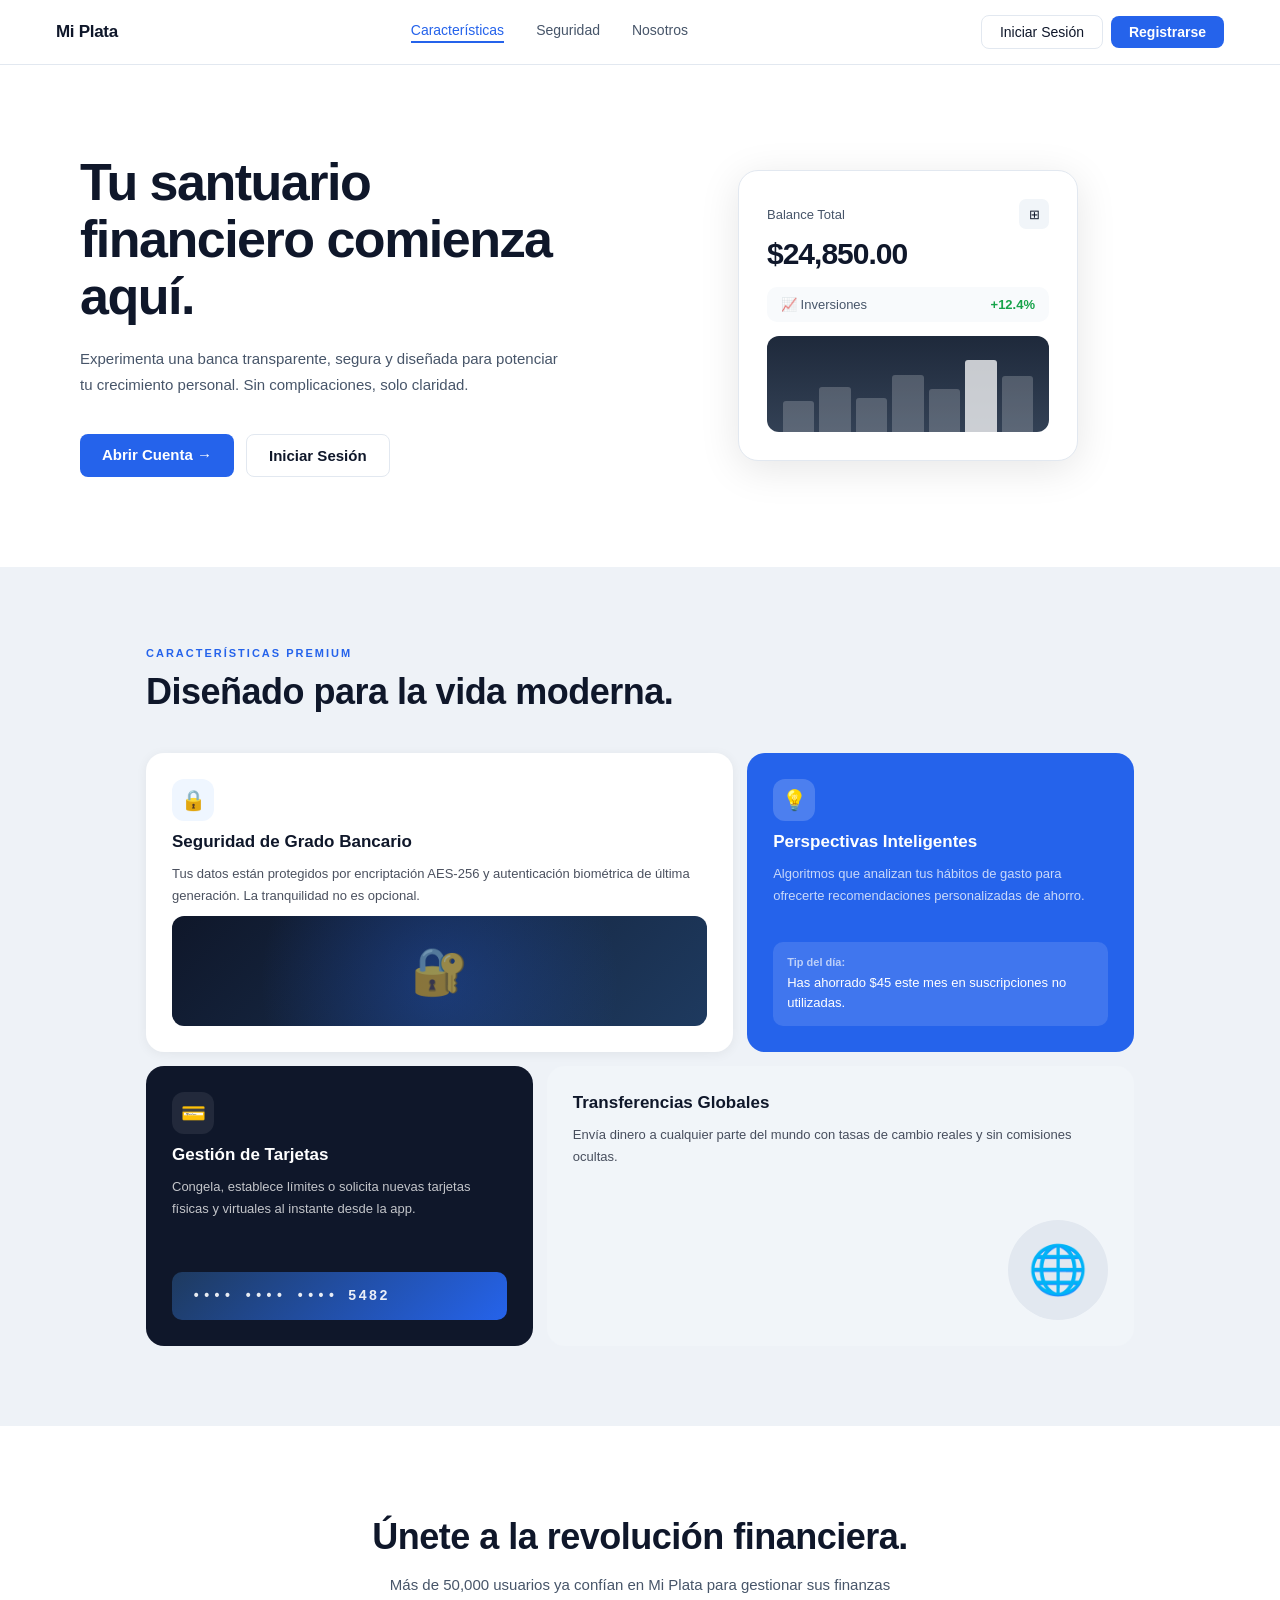
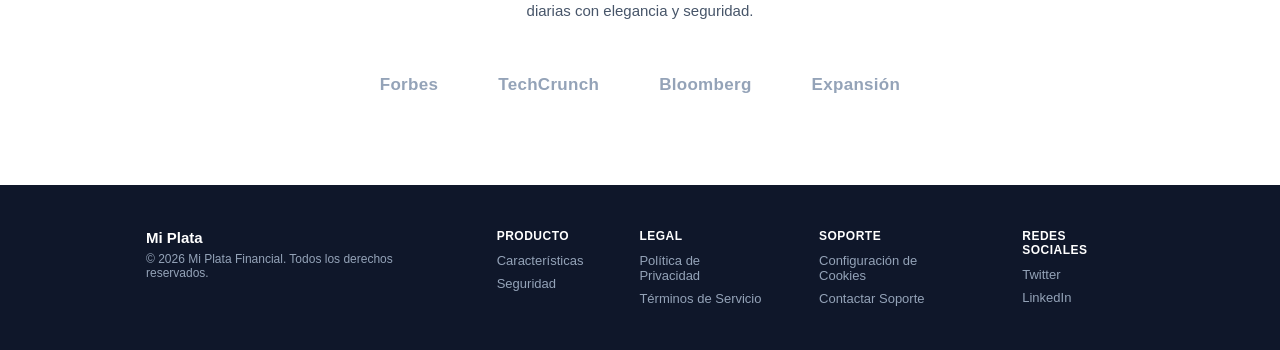
<file: Pages/index/index.html>
<!DOCTYPE html>
<html lang="es">
<head>
    <meta charset="UTF-8">
    <meta name="viewport" content="width=device-width, initial-scale=1.0">
    <title>Mi Plata - Banco Digital</title>
    <link rel="stylesheet" href="index.css">
</head>
<body>

<nav>
    <div class="logo">Mi Plata</div>
    <div class="nav-center">
        <a href="#features" class="nav-link activo">Características</a>
        <a href="#features" class="nav-link">Seguridad</a>
        <a href="#social" class="nav-link">Nosotros</a>
    </div>
    <div class="nav-right">
        <a href="../login/login.html" class="btn-nav-login">Iniciar Sesión</a>
        <a href="../registro/registro.html" class="btn-nav-register">Registrarse</a>
    </div>
</nav>

<section class="hero">
    <div class="hero-content">
        <h1>Tu santuario financiero comienza aquí.</h1>
        <p>Experimenta una banca transparente, segura y diseñada para potenciar tu crecimiento personal. Sin complicaciones, solo claridad.</p>
        <div class="hero-btns">
            <a href="../registro/registro.html" class="btn-primary">Abrir Cuenta →</a>
            <a href="../login/login.html" class="btn-outline">Iniciar Sesión</a>
        </div>
    </div>
    <div class="hero-visual">
        <div class="balance-card">
            <div class="balance-top">
                <span class="balance-label">Balance Total</span>
                <div class="balance-icon-btn">⊞</div>
            </div>
            <div class="balance-amount">$24,850.00</div>
            <div class="balance-row">
                <span class="balance-trend">📈 Inversiones</span>
                <span class="balance-pct">+12.4%</span>
            </div>
            <div class="balance-chart">
                <div class="bar" style="height:38%"></div>
                <div class="bar" style="height:55%"></div>
                <div class="bar" style="height:42%"></div>
                <div class="bar" style="height:70%"></div>
                <div class="bar" style="height:52%"></div>
                <div class="bar bar-active" style="height:88%"></div>
                <div class="bar" style="height:68%"></div>
            </div>
        </div>
    </div>
</section>

<section class="features-section" id="features">
    <div class="features-inner">
        <div class="features-header">
            <span class="features-label">CARACTERÍSTICAS PREMIUM</span>
            <h2>Diseñado para la vida moderna.</h2>
        </div>
        <div class="features-grid">
            <div class="feat-card feat-white">
                <div class="feat-icon feat-icon-blue">🔒</div>
                <h3>Seguridad de Grado Bancario</h3>
                <p>Tus datos están protegidos por encriptación AES-256 y autenticación biométrica de última generación. La tranquilidad no es opcional.</p>
                <div class="feat-img-security">
                    <div class="security-glow"></div>
                    <span class="security-emoji">🔐</span>
                </div>
            </div>
            <div class="feat-card feat-blue">
                <div class="feat-icon feat-icon-light">💡</div>
                <h3>Perspectivas Inteligentes</h3>
                <p>Algoritmos que analizan tus hábitos de gasto para ofrecerte recomendaciones personalizadas de ahorro.</p>
                <div class="tip-box">
                    <span class="tip-label">Tip del día:</span>
                    <p>Has ahorrado $45 este mes en suscripciones no utilizadas.</p>
                </div>
            </div>
            <div class="feat-card feat-dark">
                <div class="feat-icon feat-icon-muted">💳</div>
                <h3>Gestión de Tarjetas</h3>
                <p>Congela, establece límites o solicita nuevas tarjetas físicas y virtuales al instante desde la app.</p>
                <div class="card-mockup">•••• •••• •••• 5482</div>
            </div>
            <div class="feat-card feat-light">
                <h3>Transferencias Globales</h3>
                <p>Envía dinero a cualquier parte del mundo con tasas de cambio reales y sin comisiones ocultas.</p>
                <div class="globe-wrap">
                    <div class="globe-circle">🌐</div>
                </div>
            </div>
        </div>
    </div>
</section>

<section class="social-proof" id="social">
    <h2>Únete a la revolución financiera.</h2>
    <p>Más de 50,000 usuarios ya confían en Mi Plata para gestionar sus finanzas diarias con elegancia y seguridad.</p>
    <div class="media-logos">
        <span>Forbes</span>
        <span>TechCrunch</span>
        <span>Bloomberg</span>
        <span>Expansión</span>
    </div>
</section>

<!-- FOOTER -->
<footer>
    <div class="footer-inner">
        <div class="footer-top">
            <div>
                <span class="footer-logo">Mi Plata</span>
                <p>© 2026 Mi Plata Financial. Todos los derechos reservados.</p>
            </div>
            <div class="footer-cols">
                <div class="footer-col">
                    <h4>Producto</h4>
                    <a href="#features">Características</a>
                    <a href="#features">Seguridad</a>
                </div>
                <div class="footer-col">
                    <h4>Legal</h4>
                    <a href="#">Política de Privacidad</a>
                    <a href="#">Términos de Servicio</a>
                </div>
                <div class="footer-col">
                    <h4>Soporte</h4>
                    <a href="#">Configuración de Cookies</a>
                    <a href="#">Contactar Soporte</a>
                </div>
                <div class="footer-col">
                    <h4>Redes Sociales</h4>
                    <a href="#">Twitter</a>
                    <a href="#">LinkedIn</a>
                </div>
            </div>
        </div>
    </div>
</footer>

<script type="module" src="index.js"></script>
</body>
</html>
</file>
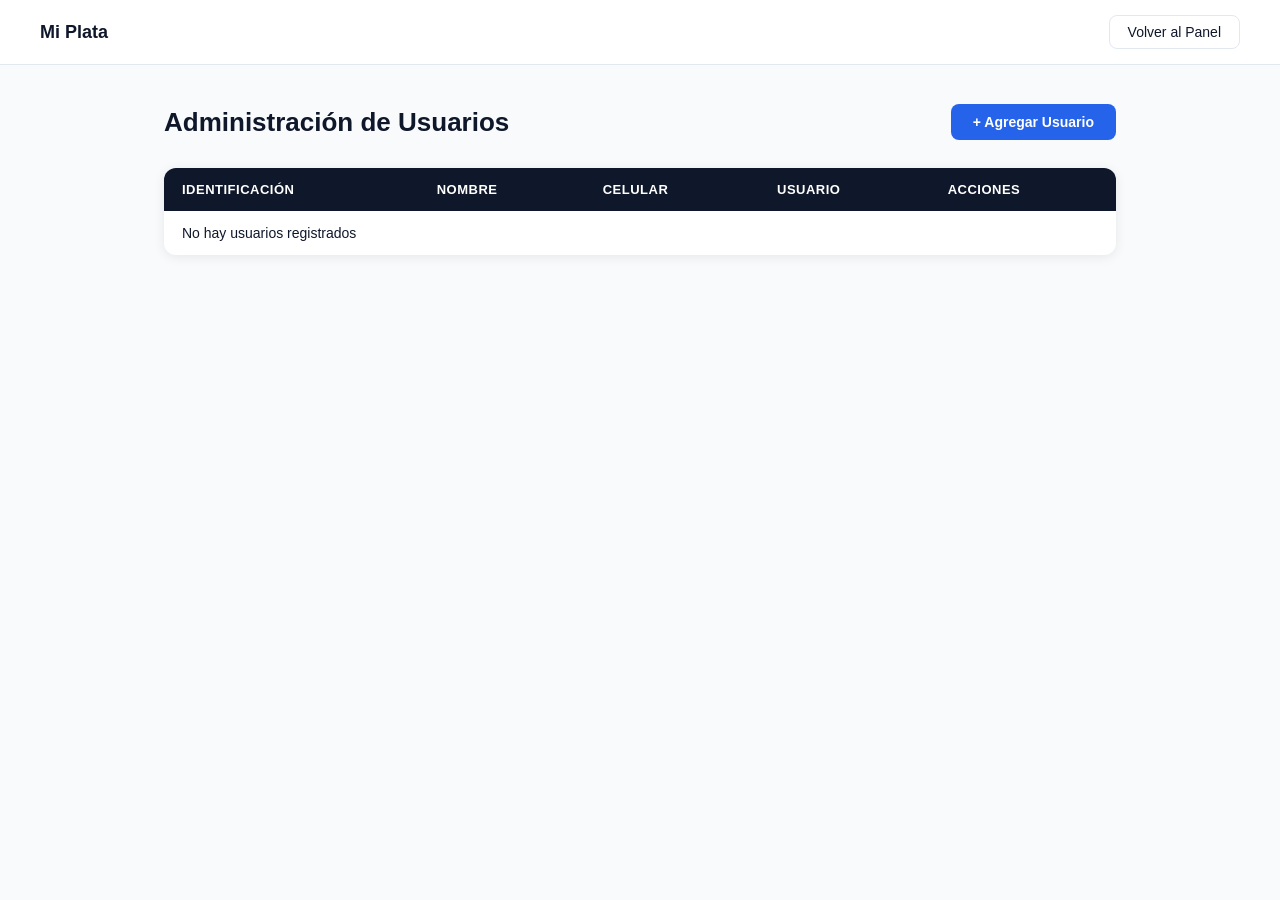
<file: Pages/admin/admin.html>
<!DOCTYPE html>
<html lang="es">
<head>
    <meta charset="UTF-8">
    <meta name="viewport" content="width=device-width, initial-scale=1.0">
    <title>Mi Plata - Administración</title>
    <link rel="stylesheet" href="admin.css">
</head>
<body>
    
    <nav>
        <div class="logo"><a href="../index/index.html">Mi Plata</a></div>
        <div class="nav-links">
            <a href="../panel/panel.html">Volver al Panel</a>
        </div>
    </nav>

    <main>
        <div class="admin-header">
            <h2>Administración de Usuarios</h2>
            <button class="btn-agregar" onclick="mostrarFormAgregar()">+ Agregar Usuario</button>
        </div>

        <div id="form-agregar" class="oculto">
            <h3>Nuevo Usuario</h3>
            <input type="text" id="agregar-identificacion" placeholder="Cédula o Pasaporte">
            <input type="text" id="agregar-nombre" placeholder="Nombre completo">
            <input type="text" id="agregar-celular" placeholder="Celular">
            <input type="text" id="agregar-usuario" placeholder="Nombre de usuario">
            <input type="password" id="agregar-contrasena" placeholder="Contraseña">
            <input type="password" id="agregar-confirmar" placeholder="Confirmar contraseña">
            <span class="error" id="error-agregar"></span>
            <div class="form-botones">
                <button onclick="guardarNuevoUsuario()">Guardar</button>
                <button onclick="cancelarAgregar()">Cancelar</button>
            </div>
        </div>

        <table id="tabla-usuarios">
            <thead>
                <tr>
                    <th>Identificación</th>
                    <th>Nombre</th>
                    <th>Celular</th>
                    <th>Usuario</th>
                    <th>Acciones</th>
                </tr>
            </thead>
            <tbody id="cuerpo-tabla"></tbody>
        </table>

        <div id="form-edicion" class="oculto">
            <h3>Editar Usuario</h3>
            <input type="hidden" id="editar-usuario">
            <input type="text" id="editar-nombre" placeholder="Nombre completo">
            <input type="text" id="editar-celular" placeholder="Celular">
            <button onclick="guardarEdicion()">Guardar</button>
            <button onclick="cancelarEdicion()">Cancelar</button>
        </div>
    </main>

    <script type="module" src="admin.js"></script>

</body>
</html>
</file>
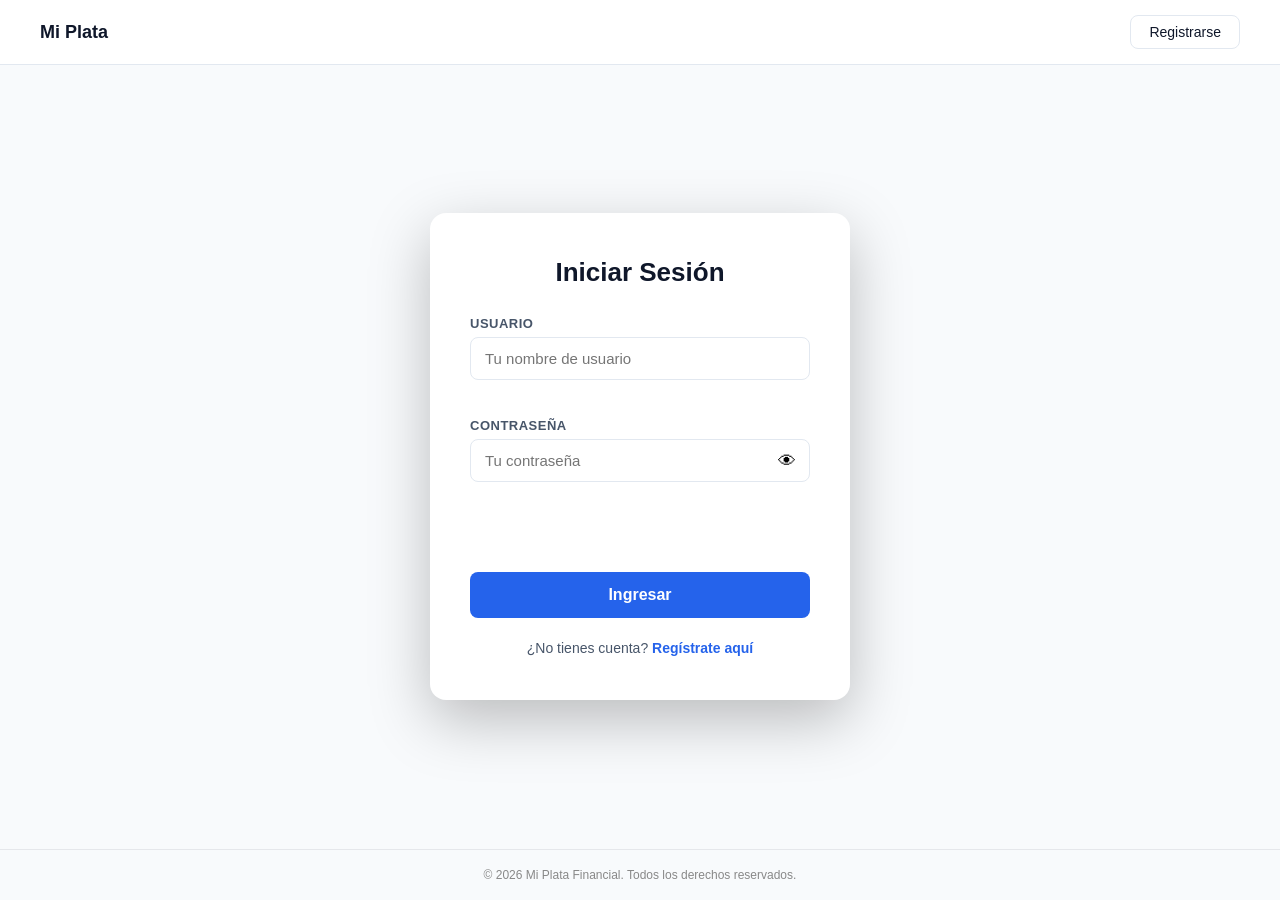
<file: Pages/login/login.html>
<!DOCTYPE html>
<html lang="es">
<head>
    <meta charset="UTF-8">
    <meta name="viewport" content="width=device-width, initial-scale=1.0">
    <title>Mi Plata - Iniciar Sesión</title>
    <link rel="stylesheet" href="login.css">
</head>
<body>

    <nav>
        <div class="logo"><a href="../index/index.html">Mi Plata</a></div>
        <div class="nav-links">
            <a href="../registro/registro.html">Registrarse</a>
        </div>
    </nav>

    <main>
        <div class="card">
            <h2>Iniciar Sesión</h2>

            <form id="form-login">
                <div class="campo">
                    <label for="usuario">Usuario</label>
                    <input type="text" id="usuario" placeholder="Tu nombre de usuario" required>
                    <span class="error" id="error-usuario"></span>
                </div>

                <div class="campo">
                    <label for="contraseña">Contraseña</label>
                    <div class="input-eye">
                        <input type="password" id="contraseña" placeholder="Tu contraseña" required>
                        <button type="button" class="btn-eye" onclick="togglePassword('contraseña', this)">👁</button>
                    </div>
                    <span class="error" id="error-contrasena"></span>
                </div>

                <div id="contador-intentos" class="contador"></div>

                <button type="submit" class="btn-primary">Ingresar</button>
            </form>

            <p class="link-registro">
                ¿No tienes cuenta?
                <a href="../registro/registro.html">Regístrate aquí</a>
            </p>
        </div>
    </main>

    <footer class="footer-simple">
        <p>© 2026 Mi Plata Financial. Todos los derechos reservados.</p>
    </footer>

    <script type="module" src="login.js"></script>
</body>
</html>
</file>
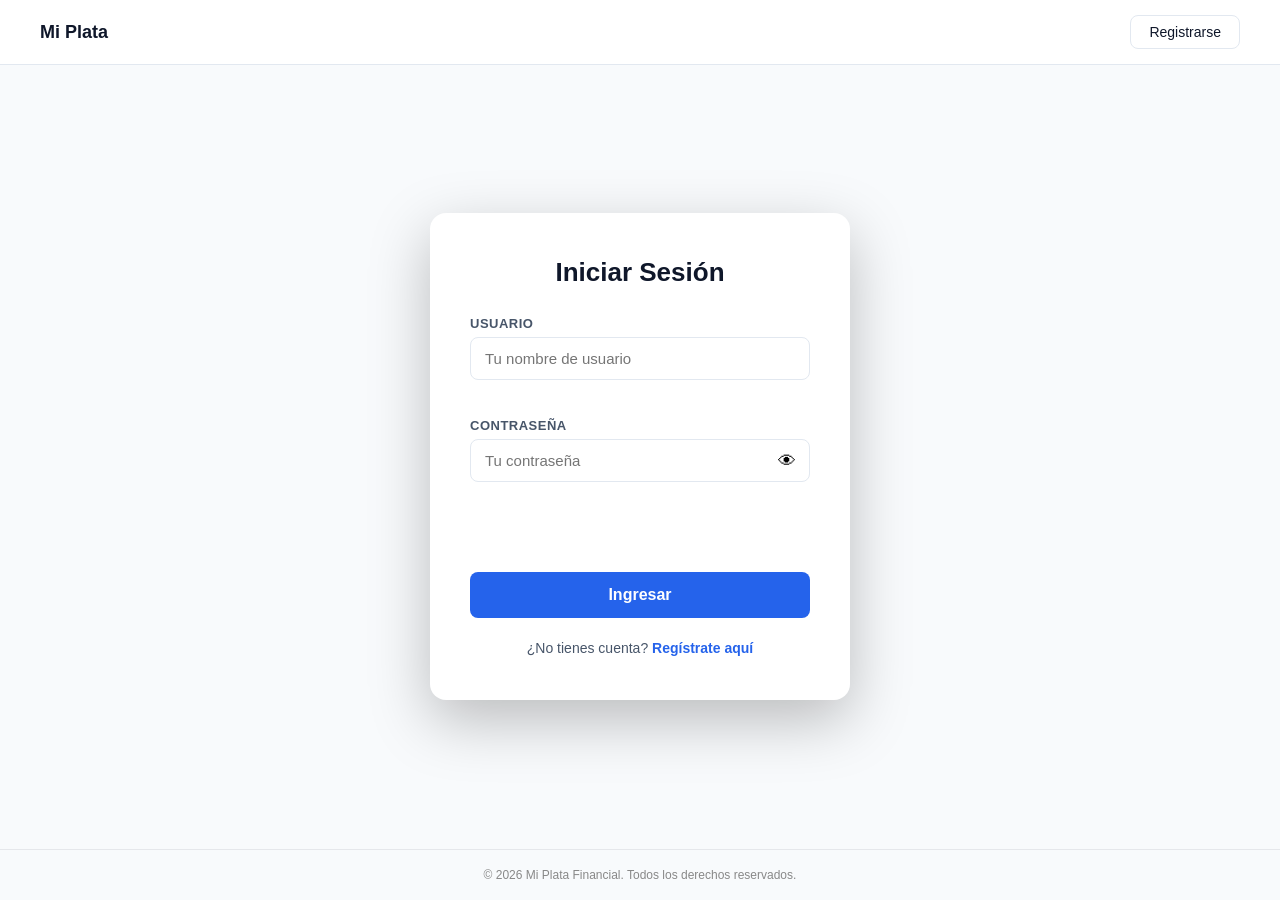
<file: Pages/panel/panel.html>
<!DOCTYPE html>
<html lang="es">
<head>
    <meta charset="UTF-8">
    <meta name="viewport" content="width=device-width, initial-scale=1.0">
    <title>Mi Plata - Panel</title>
    <link rel="stylesheet" href="panel.css">
</head>
<body>

<nav>
    <div class="logo">Mi Plata</div>
    <div class="nav-links">
        <span id="nombre-usuario">Hola, usuario</span>
        <a href="#" id="btn-cerrar" onclick="cerrarSesion()">Cerrar Sesión</a>
    </div>
</nav>

<div class="panel-container">

    <!-- SIDEBAR -->
    <aside class="sidebar">
        <div class="sidebar-logo">Mi Plata</div>
        <button class="sidebar-btn activo" onclick="mostrarSeccion('saldo')" id="btn-saldo">🏠 Inicio</button>
        <button class="sidebar-btn" onclick="mostrarSeccion('consignar')" id="btn-consignar">💰 Consignar</button>
        <button class="sidebar-btn" onclick="mostrarSeccion('retirar')" id="btn-retirar">💸 Retirar</button>
        <button class="sidebar-btn" onclick="mostrarSeccion('comprar')" id="btn-comprar">🛍️ Comprar</button>
        <button class="sidebar-btn" onclick="mostrarSeccion('pagar')" id="btn-pagar">💳 Pagar TC</button>
        <button class="sidebar-btn" onclick="mostrarSeccion('avance')" id="btn-avance">💵 Avance TC</button>
        <button class="sidebar-btn" onclick="mostrarSeccion('transferir')" id="btn-transferir">↗️ Transferir</button>
        <button class="sidebar-btn" onclick="mostrarSeccion('movimientos')" id="btn-movimientos">📋 Movimientos</button>
        <button class="sidebar-btn" onclick="mostrarSeccion('perfil')" id="btn-perfil">👤 Perfil</button>
        <button class="sidebar-btn" onclick="window.location.href='../admin/admin.html'">⚙️ Administración</button>
    </aside>

    <!-- CONTENIDO -->
    <main class="contenido">

        <!-- SELECTOR DE CUENTA (tarjetas clicables) -->
        <div class="selector-tarjetas">
            <div class="mini-card mini-card--ahorros" onclick="cambiarCuenta('ahorros')" id="card-ahorros">
                <div class="mini-card-top">
                    <div class="mini-card-chip"></div>
                    <span class="mini-card-logo">Mi Plata</span>
                </div>
                <div class="mini-card-bottom">
                    <div class="mini-card-tipo">Cuenta de Ahorros</div>
                    <div class="mini-card-numero" id="num-ahorros"></div>
                </div>
            </div>
            <div class="mini-card mini-card--corriente" onclick="cambiarCuenta('corriente')" id="card-corriente">
                <div class="mini-card-top">
                    <div class="mini-card-chip"></div>
                    <span class="mini-card-logo">Mi Plata</span>
                </div>
                <div class="mini-card-bottom">
                    <div class="mini-card-tipo">Cuenta Corriente</div>
                    <div class="mini-card-numero" id="num-corriente"></div>
                </div>
            </div>
            <div class="mini-card mini-card--credito" onclick="cambiarCuenta('credito')" id="card-credito">
                <div class="mini-card-top">
                    <div class="mini-card-chip"></div>
                    <span class="mini-card-logo">Mi Plata</span>
                </div>
                <div class="mini-card-bottom">
                    <div class="mini-card-tipo">Tarjeta de Crédito</div>
                    <div class="mini-card-numero" id="num-credito"></div>
                </div>
            </div>
        </div>

        <!-- SALDO / INICIO -->
        <section id="saldo" class="seccion">
            <div class="saldo-card">
                <div class="saldo-header">
                    <span>Saldo disponible</span>
                    <button class="btn-eye-saldo" onclick="toggleSaldo()" id="btn-toggle-saldo">👁</button>
                </div>
                <p id="valor-saldo" class="saldo-monto">$0</p>
                <p id="info-credito" class="saldo-info"></p>
                <p id="numero-cuenta-card" class="saldo-numero"></p>
            </div>

            <!-- ACCIONES RÁPIDAS -->
            <div class="acciones-rapidas">
                <button class="accion-btn" id="accion-btn-1" onclick="accionRapida1()">
                    <span class="accion-icono" id="accion-icono-1">💰</span>
                    <span id="accion-label-1">Consignar</span>
                </button>
                <button class="accion-btn" id="accion-btn-2" onclick="accionRapida2()">
                    <span class="accion-icono" id="accion-icono-2">💸</span>
                    <span id="accion-label-2">Retirar</span>
                </button>
                <button class="accion-btn" id="accion-btn-3" onclick="accionRapida3()">
                    <span class="accion-icono" id="accion-icono-3">↗️</span>
                    <span id="accion-label-3">Transferir</span>
                </button>
                <button class="accion-btn" onclick="mostrarSeccion('movimientos')">
                    <span class="accion-icono">📋</span>
                    <span>Actividad</span>
                </button>
            </div>

            <!-- ACTIVIDAD RECIENTE -->
            <div class="actividad-reciente">
                <div class="actividad-header">
                    <h3>Actividad reciente</h3>
                    <button onclick="mostrarSeccion('movimientos')" class="ver-todos">Ver todos →</button>
                </div>
                <ul id="lista-reciente"></ul>
            </div>
        </section>

        <!-- CONSIGNAR -->
        <section id="consignar" class="seccion oculto">
            <h2>Consignar Dinero</h2>
            <p class="saldo-referencia">Saldo actual: <strong id="saldo-ref-consignar">$0</strong></p>
            <div class="montos-rapidos">
                <button onclick="montoRapido('monto-consignar', 50000)">+ $50.000</button>
                <button onclick="montoRapido('monto-consignar', 100000)">+ $100.000</button>
                <button onclick="montoRapido('monto-consignar', 500000)">+ $500.000</button>
            </div>
            <input type="number" id="monto-consignar" placeholder="$ Monto a consignar">
            <span class="error" id="error-consignar"></span>
            <button class="btn-primary" onclick="consignar()">Confirmar Depósito</button>
        </section>

        <!-- RETIRAR -->
        <section id="retirar" class="seccion oculto">
            <h2>Retirar Dinero</h2>
            <p class="saldo-referencia">Saldo disponible: <strong id="saldo-ref-retirar">$0</strong></p>
            <div class="montos-rapidos">
                <button onclick="montoRapido('monto-retirar', 50000)">$50.000</button>
                <button onclick="montoRapido('monto-retirar', 100000)">$100.000</button>
                <button onclick="montoRapido('monto-retirar', 500000)">$500.000</button>
            </div>
            <input type="number" id="monto-retirar" placeholder="$ Monto a retirar">
            <span class="error" id="error-retirar"></span>
            <button class="btn-primary" id="btn-confirmar-retiro" onclick="retirar()">Confirmar Retiro</button>
        </section>

        <!-- COMPRAR -->
        <section id="comprar" class="seccion oculto">
            <h2>Comprar con Tarjeta</h2>
            <p class="saldo-referencia">Cupo disponible: <strong id="saldo-ref-comprar">$0</strong></p>
            <input type="number" id="monto-comprar" placeholder="$ Valor de la compra">
            <input type="number" id="cuotas-comprar" placeholder="Número de cuotas">
            <span class="error" id="error-comprar"></span>
            <button class="btn-primary" onclick="comprar()">Comprar</button>
            <div id="resultado-compra" class="resultado-compra oculto">
                <p class="resultado-titulo">Resumen de la compra</p>
                <p>Cuota mensual: <strong id="cuota-mensual-valor"></strong></p>
                <p>Tasa aplicada: <strong id="tasa-aplicada-valor"></strong></p>
            </div>
        </section>

        <!-- PAGAR TC -->
        <section id="pagar" class="seccion oculto">
            <h2>Pagar Tarjeta de Crédito</h2>
            <p id="deuda-actual" class="saldo-referencia"></p>
            <input type="number" id="monto-pagar" placeholder="$ Monto a pagar">
            <span class="error" id="error-pagar"></span>
            <button class="btn-primary" onclick="pagar()">Confirmar Pago</button>
        </section>

        <!-- AVANCE TC -->
        <section id="avance" class="seccion oculto">
            <h2>Avance en Efectivo</h2>
            <p class="saldo-referencia">Cupo disponible: <strong id="saldo-ref-avance">$0</strong></p>
            <div class="montos-rapidos">
                <button onclick="montoRapido('monto-avance', 50000)">$50.000</button>
                <button onclick="montoRapido('monto-avance', 100000)">$100.000</button>
                <button onclick="montoRapido('monto-avance', 500000)">$500.000</button>
            </div>
            <input type="number" id="monto-avance" placeholder="$ Monto del avance">
            <input type="number" id="cuotas-avance" placeholder="Número de cuotas">
            <span class="error" id="error-avance"></span>
            <button class="btn-primary" onclick="avance()">Confirmar Avance</button>
            <div id="resultado-avance" class="resultado-compra oculto">
                <p class="resultado-titulo">Resumen del avance</p>
                <p>Cuota mensual: <strong id="cuota-avance-valor"></strong></p>
                <p>Tasa aplicada: <strong>2.3% mensual (fija)</strong></p>
            </div>
        </section>

        <!-- TRANSFERIR -->
        <section id="transferir" class="seccion oculto">
            <h2>Transferir</h2>
            <p class="saldo-referencia">Saldo disponible: <strong id="saldo-ref-transferir">$0</strong></p>
            <input type="text" id="cuenta-destino" placeholder="Número de cuenta destino">
            <input type="number" id="monto-transferir" placeholder="$ Monto a transferir">
            <span class="error" id="error-transferir"></span>
            <button class="btn-primary" onclick="transferir()">Confirmar Transferencia</button>
        </section>

        <!-- MOVIMIENTOS -->
        <section id="movimientos" class="seccion oculto">
            <h2>Historial de Movimientos</h2>
            <div class="filtros">
                <button class="filtro-btn activo" onclick="filtrarMovimientos('todos', this)">Todos</button>
                <button class="filtro-btn" onclick="filtrarMovimientos('entrada', this)">Entradas</button>
                <button class="filtro-btn" onclick="filtrarMovimientos('salida', this)">Salidas</button>
            </div>
            <ul id="lista-movimientos"></ul>
        </section>

        <!-- PERFIL -->
        <section id="perfil" class="seccion oculto">
            <h2>Mi Perfil</h2>
            <div class="campo">
                <label>Identificación</label>
                <input type="text" id="perfil-identificacion" placeholder="Cédula o pasaporte">
            </div>
            <div class="campo">
                <label>Nombre completo</label>
                <input type="text" id="perfil-nombre" placeholder="Nombre completo">
            </div>
            <div class="campo">
                <label>Celular</label>
                <input type="text" id="perfil-celular" placeholder="Celular">
            </div>
            <button class="btn-primary" onclick="guardarPerfil()">Guardar cambios</button>

            <hr class="separador">

            <h3>Cambiar Contraseña</h3>
            <div class="campo">
                <label>Contraseña actual</label>
                <input type="password" id="clave-actual" placeholder="Contraseña actual">
            </div>
            <div class="campo">
                <label>Nueva contraseña</label>
                <input type="password" id="clave-nueva" placeholder="Nueva contraseña">
            </div>
            <div class="campo">
                <label>Confirmar nueva contraseña</label>
                <input type="password" id="clave-confirmar" placeholder="Confirmar nueva contraseña">
            </div>
            <span class="error" id="error-password"></span>
            <button class="btn-primary" onclick="cambiarContrasena()">Cambiar Contraseña</button>
        </section>

    </main>
</div>

<footer class="footer-simple">
    <p>© 2026 Mi Plata Financial. Todos los derechos reservados.</p>
</footer>

<script type="module" src="panel.js"></script>
</body>
</html>
</file>
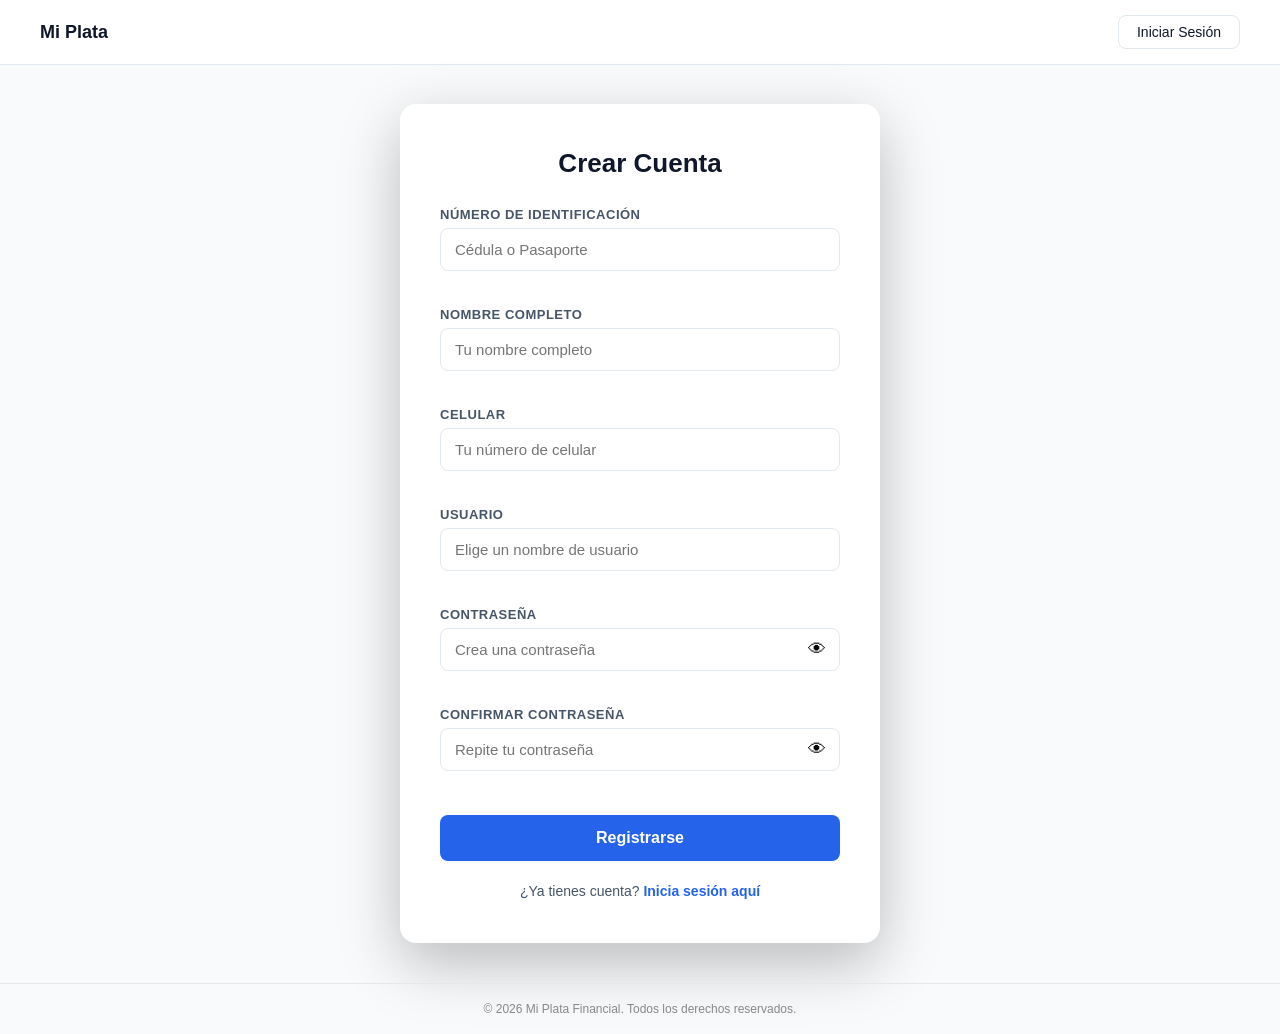
<file: Pages/registro/registro.html>
<!DOCTYPE html>
<html lang="es">
<head>
    <meta charset="UTF-8">
    <meta name="viewport" content="width=device-width, initial-scale=1.0">
    <title>Mi Plata - Registro</title>
    <link rel="stylesheet" href="registro.css">
</head>
<body>

    <nav>
        <div class="logo"><a href="../index/index.html">Mi Plata</a></div>
        <div class="nav-links">
            <a href="../login/login.html">Iniciar Sesión</a>
        </div>
    </nav>

    <main>
        <div class="card">
            <h2>Crear Cuenta</h2>

            <form id="form-registro">
                <div class="campo">
                    <label for="identificacion">Número de Identificación</label>
                    <input type="text" id="identificacion" placeholder="Cédula o Pasaporte" required>
                    <span class="error" id="error-identificacion"></span>
                </div>

                <div class="campo">
                    <label for="nombre">Nombre completo</label>
                    <input type="text" id="nombre" placeholder="Tu nombre completo" required>
                    <span class="error" id="error-nombre"></span>
                </div>

                <div class="campo">
                    <label for="celular">Celular</label>
                    <input type="text" id="celular" placeholder="Tu número de celular" required>
                    <span class="error" id="error-celular"></span>
                </div>

                <div class="campo">
                    <label for="usuario">Usuario</label>
                    <input type="text" id="usuario" placeholder="Elige un nombre de usuario" required>
                    <span class="error" id="error-usuario"></span>
                </div>

                <div class="campo">
                    <label for="contraseña">Contraseña</label>
                    <div class="input-eye">
                        <input type="password" id="contraseña" placeholder="Crea una contraseña" required>
                        <button type="button" class="btn-eye" onclick="togglePassword('contraseña', this)">👁</button>
                    </div>
                    <span class="error" id="error-contrasena"></span>
                </div>

                <div class="campo">
                    <label for="confirmar">Confirmar contraseña</label>
                    <div class="input-eye">
                        <input type="password" id="confirmar" placeholder="Repite tu contraseña" required>
                        <button type="button" class="btn-eye" onclick="togglePassword('confirmar', this)">👁</button>
                    </div>
                    <span class="error" id="error-confirmar"></span>
                </div>

                <button type="submit" class="btn-primary">Registrarse</button>
            </form>

            <p class="link-login">
                ¿Ya tienes cuenta?
                <a href="../login/login.html">Inicia sesión aquí</a>
            </p>
        </div>
    </main>

    <footer class="footer-simple">
        <p>© 2026 Mi Plata Financial. Todos los derechos reservados.</p>
    </footer>

    <script type="module" src="registro.js"></script>
</body>
</html>
</file>
<file: Pages/index/index.css>
:root {
    --azul: #2563eb;
    --azul-dark: #1d4ed8;
    --negro: #0f172a;
    --gris-texto: #475569;
    --gris-100: #f8fafc;
    --gris-200: #f1f5f9;
    --gris-300: #e2e8f0;
    --blanco: #ffffff;
    --fuente: 'Segoe UI', Arial, sans-serif;
}

* { margin: 0; padding: 0; box-sizing: border-box; }

body {
    font-family: var(--fuente);
    color: var(--negro);
    background: var(--gris-100);
}

/* ── NAVBAR ── */
nav {
    display: flex;
    justify-content: space-between;
    align-items: center;
    background: var(--blanco);
    padding: 0 56px;
    height: 64px;
    position: sticky;
    top: 0;
    z-index: 100;
    box-shadow: 0 1px 0 var(--gris-300);
}

.logo {
    font-size: 17px;
    font-weight: 800;
    color: var(--negro);
    letter-spacing: -0.3px;
}

.nav-center {
    display: flex;
    gap: 32px;
}

.nav-link {
    text-decoration: none;
    font-size: 14px;
    color: var(--gris-texto);
    font-weight: 500;
    transition: color 0.2s;
    padding-bottom: 3px;
    border-bottom: 2px solid transparent;
}

.nav-link.activo {
    color: var(--azul);
    border-bottom-color: var(--azul);
}

.nav-link:hover { color: var(--negro); }

.nav-right { display: flex; gap: 8px; align-items: center; }

.btn-nav-login {
    text-decoration: none;
    font-size: 14px;
    font-weight: 500;
    color: var(--negro);
    padding: 8px 18px;
    border: 1px solid var(--gris-300);
    border-radius: 8px;
    transition: all 0.2s;
}

.btn-nav-login:hover { background: var(--gris-200); }

.btn-nav-register {
    text-decoration: none;
    font-size: 14px;
    font-weight: 600;
    color: var(--blanco);
    background: var(--azul);
    padding: 8px 18px;
    border-radius: 8px;
    transition: background 0.2s;
}

.btn-nav-register:hover { background: var(--azul-dark); }

/* ── HERO ── */
.hero {
    display: flex;
    align-items: center;
    justify-content: space-between;
    gap: 56px;
    padding: 90px 80px;
    background: var(--blanco);
}

.hero-content {
    flex: 1;
    max-width: 480px;
}

.hero-content h1 {
    font-size: 52px;
    font-weight: 800;
    line-height: 1.1;
    color: var(--negro);
    margin-bottom: 20px;
    letter-spacing: -1.5px;
}

.hero-content p {
    font-size: 15px;
    color: var(--gris-texto);
    line-height: 1.75;
    margin-bottom: 36px;
}

.hero-btns { display: flex; gap: 12px; }

.btn-primary {
    display: inline-block;
    background: var(--azul);
    color: var(--blanco);
    text-decoration: none;
    padding: 12px 22px;
    border-radius: 8px;
    font-size: 15px;
    font-weight: 600;
    transition: all 0.2s;
}

.btn-primary:hover {
    background: var(--azul-dark);
    transform: translateY(-2px);
    box-shadow: 0 6px 18px rgba(37,99,235,0.35);
}

.btn-outline {
    display: inline-block;
    background: var(--blanco);
    color: var(--negro);
    text-decoration: none;
    padding: 12px 22px;
    border-radius: 8px;
    font-size: 15px;
    font-weight: 600;
    border: 1.5px solid var(--gris-300);
    transition: all 0.2s;
}

.btn-outline:hover {
    border-color: var(--negro);
    background: var(--gris-100);
}

/* ── BALANCE CARD ── */
.hero-visual {
    flex: 1;
    display: flex;
    justify-content: center;
}

.balance-card {
    background: var(--blanco);
    border-radius: 20px;
    padding: 28px;
    width: 340px;
    box-shadow: 0 8px 40px rgba(0,0,0,0.1);
    border: 1px solid var(--gris-300);
}

.balance-top {
    display: flex;
    justify-content: space-between;
    align-items: center;
    margin-bottom: 8px;
}

.balance-label { font-size: 13px; color: var(--gris-texto); font-weight: 500; }

.balance-icon-btn {
    width: 30px;
    height: 30px;
    background: var(--gris-200);
    border-radius: 7px;
    display: flex;
    align-items: center;
    justify-content: center;
    font-size: 13px;
}

.balance-amount {
    font-size: 30px;
    font-weight: 800;
    color: var(--negro);
    margin-bottom: 16px;
    letter-spacing: -1px;
}

.balance-row {
    display: flex;
    justify-content: space-between;
    align-items: center;
    background: var(--gris-100);
    padding: 10px 14px;
    border-radius: 10px;
    margin-bottom: 14px;
    font-size: 13px;
}

.balance-trend { color: var(--gris-texto); font-weight: 500; }
.balance-pct { color: #16a34a; font-weight: 700; }

.balance-chart {
    background: linear-gradient(180deg, #1e293b 0%, #334155 100%);
    border-radius: 12px;
    height: 96px;
    display: flex;
    align-items: flex-end;
    padding: 14px 16px 0;
    gap: 5px;
    overflow: hidden;
}

.bar {
    flex: 1;
    background: rgba(255,255,255,0.2);
    border-radius: 3px 3px 0 0;
}

.bar.bar-active { background: rgba(255,255,255,0.75); }

/* ── FEATURES SECTION ── */
.features-section {
    background: #eef2f7;
    padding: 80px 0;
}

.features-inner {
    max-width: 1100px;
    margin: 0 auto;
    padding: 0 56px;
}

.features-header { margin-bottom: 40px; }

.features-label {
    display: block;
    font-size: 11px;
    font-weight: 700;
    color: var(--azul);
    text-transform: uppercase;
    letter-spacing: 2px;
    margin-bottom: 12px;
}

.features-header h2 {
    font-size: 36px;
    font-weight: 800;
    color: var(--negro);
    letter-spacing: -0.5px;
}

/* 5-column grid so each row can have different proportions */
.features-grid {
    display: grid;
    grid-template-columns: repeat(5, 1fr);
    gap: 14px;
}

.feat-card {
    border-radius: 18px;
    padding: 26px;
    display: flex;
    flex-direction: column;
    gap: 10px;
    min-height: 280px;
}

.feat-card h3 { font-size: 17px; font-weight: 700; line-height: 1.3; }
.feat-card > p { font-size: 13px; line-height: 1.65; }

.feat-white {
    background: var(--blanco);
    box-shadow: 0 2px 12px rgba(0,0,0,0.06);
    color: var(--negro);
    grid-column: span 3;
}

.feat-blue {
    background: #2563eb;
    color: var(--blanco);
    grid-column: span 2;
}

.feat-dark {
    background: #0f172a;
    color: var(--blanco);
    grid-column: span 2;
}

.feat-light {
    background: var(--gris-200);
    color: var(--negro);
    grid-column: span 3;
}

.feat-card > p { opacity: 0.75; }

/* Icon badges */
.feat-icon {
    width: 42px;
    height: 42px;
    border-radius: 12px;
    display: flex;
    align-items: center;
    justify-content: center;
    font-size: 20px;
    flex-shrink: 0;
}

.feat-icon-blue  { background: #eff6ff; }
.feat-icon-light { background: rgba(255,255,255,0.18); }
.feat-icon-muted { background: rgba(255,255,255,0.08); }

/* Security image */
.feat-img-security {
    margin-top: auto;
    height: 110px;
    background: linear-gradient(135deg, #0f172a 0%, #1e3a5f 100%);
    border-radius: 12px;
    display: flex;
    align-items: center;
    justify-content: center;
    position: relative;
    overflow: hidden;
}

.security-glow {
    position: absolute;
    inset: 0;
    background: radial-gradient(circle at 50% 60%, rgba(37,99,235,0.3) 0%, transparent 65%);
}

.security-emoji {
    font-size: 46px;
    position: relative;
    z-index: 1;
    opacity: 0.55;
}

/* Tip box (blue card) */
.tip-box {
    background: rgba(255,255,255,0.12);
    border-radius: 10px;
    padding: 14px;
    margin-top: auto;
}

.tip-label {
    font-size: 11px;
    font-weight: 700;
    opacity: 0.65;
    display: block;
    margin-bottom: 5px;
}

.tip-box p { font-size: 13px; opacity: 1 !important; line-height: 1.5; }

/* Card mockup (dark card) */
.card-mockup {
    margin-top: auto;
    background: linear-gradient(135deg, #1e3a5f, #2563eb);
    border-radius: 10px;
    padding: 16px 20px;
    font-family: monospace;
    font-size: 14px;
    font-weight: 600;
    color: rgba(255,255,255,0.9);
    letter-spacing: 2px;
}

/* Globe (light card) */
.globe-wrap {
    margin-top: auto;
    display: flex;
    justify-content: flex-end;
}

.globe-circle {
    width: 100px;
    height: 100px;
    background: var(--gris-300);
    border-radius: 50%;
    display: flex;
    align-items: center;
    justify-content: center;
    font-size: 48px;
}

/* ── SOCIAL PROOF ── */
.social-proof {
    text-align: center;
    padding: 90px 48px;
    background: var(--blanco);
}

.social-proof h2 {
    font-size: 36px;
    font-weight: 800;
    color: var(--negro);
    margin-bottom: 14px;
    letter-spacing: -0.5px;
}

.social-proof > p {
    font-size: 15px;
    color: var(--gris-texto);
    max-width: 520px;
    margin: 0 auto 52px;
    line-height: 1.7;
}

.media-logos {
    display: flex;
    justify-content: center;
    gap: 60px;
    align-items: center;
}

.media-logos span {
    font-size: 17px;
    font-weight: 700;
    color: #94a3b8;
    letter-spacing: 0.3px;
}

/* ── FOOTER ── */
footer {
    background: #0f172a;
    color: #94a3b8;
}

.footer-inner {
    max-width: 1100px;
    margin: 0 auto;
    padding: 44px 56px;
}

.footer-top {
    display: flex;
    justify-content: space-between;
    align-items: flex-start;
    gap: 40px;
}

.footer-logo {
    display: block;
    font-size: 15px;
    font-weight: 800;
    color: var(--blanco);
    margin-bottom: 6px;
}

.footer-top > div > p { font-size: 12px; }

.footer-cols {
    display: flex;
    gap: 56px;
}

.footer-col {
    display: flex;
    flex-direction: column;
    gap: 8px;
}

.footer-col h4 {
    font-size: 12px;
    font-weight: 700;
    color: var(--blanco);
    text-transform: uppercase;
    letter-spacing: 0.5px;
    margin-bottom: 2px;
}

.footer-col a {
    text-decoration: none;
    font-size: 13px;
    color: #94a3b8;
    transition: color 0.2s;
}

.footer-col a:hover { color: var(--blanco); }

/* ── RESPONSIVE ── */
@media (max-width: 1024px) {
    nav { padding: 0 32px; }
    .hero { padding: 70px 40px; gap: 40px; }
    .features-inner { padding: 0 32px; }
    .footer-inner { padding: 36px 32px; }
}

@media (max-width: 768px) {
    .nav-center { display: none; }
    nav { padding: 0 24px; }

    .hero {
        flex-direction: column;
        padding: 52px 24px;
        text-align: center;
        gap: 40px;
    }

    .hero-content { max-width: 100%; }
    .hero-content h1 { font-size: 36px; }
    .hero-btns { justify-content: center; }
    .hero-visual { width: 100%; }
    .balance-card { width: 100%; max-width: 360px; }

    .features-section { padding: 56px 0; }
    .features-inner { padding: 0 24px; }
    .features-header h2 { font-size: 28px; }
    .features-grid { grid-template-columns: 1fr; }
    .feat-white, .feat-blue, .feat-dark, .feat-light { grid-column: span 1; }

    .social-proof { padding: 64px 24px; }
    .social-proof h2 { font-size: 28px; }
    .media-logos { gap: 28px; flex-wrap: wrap; }

    .footer-inner { padding: 36px 24px; }
    .footer-top { flex-direction: column; gap: 32px; }
    .footer-cols { flex-wrap: wrap; gap: 28px; }
}

@media (max-width: 480px) {
    .hero-content h1 { font-size: 30px; }
    .hero-btns { flex-direction: column; }
    .btn-primary, .btn-outline { text-align: center; }
    .media-logos span { font-size: 15px; }
}
</file>
<file: Pages/admin/admin.css>
:root {
    --azul: #2563eb;
    --azul-dark: #1d4ed8;
    --blanco: #ffffff;
    --gris-100: #f8fafc;
    --gris-200: #f1f5f9;
    --gris-300: #e2e8f0;
    --gris-texto: #475569;
    --negro: #0f172a;
    --error: #e74c3c;
    --fuente: 'Segoe UI', Arial, sans-serif;
}

* { margin: 0; padding: 0; box-sizing: border-box; }

body {
    font-family: var(--fuente);
    background: var(--gris-100);
    color: var(--negro);
    min-height: 100vh;
}

.oculto { display: none !important; }

/* ── NAVBAR ── */
nav {
    display: flex;
    justify-content: space-between;
    align-items: center;
    background: var(--blanco);
    padding: 0 40px;
    height: 64px;
    box-shadow: 0 1px 0 var(--gris-300);
}

.logo a {
    color: var(--negro);
    font-size: 18px;
    font-weight: 800;
    text-decoration: none;
}

.nav-links a {
    color: var(--negro);
    text-decoration: none;
    padding: 8px 18px;
    border: 1px solid var(--gris-300);
    border-radius: 8px;
    font-size: 14px;
    font-weight: 500;
    transition: all 0.2s;
}

.nav-links a:hover { background: var(--gris-200); }

/* ── MAIN ── */
main {
    max-width: 1000px;
    margin: 40px auto;
    padding: 0 24px;
}

main h2 {
    font-size: 26px;
    color: var(--negro);
    margin-bottom: 28px;
    font-weight: 700;
}

/* ── TABLA ── */
#tabla-usuarios {
    width: 100%;
    border-collapse: collapse;
    background: var(--blanco);
    border-radius: 12px;
    overflow: hidden;
    box-shadow: 0 2px 12px rgba(0,0,0,0.08);
    margin-bottom: 32px;
}

#tabla-usuarios thead {
    background: var(--negro);
    color: var(--blanco);
}

#tabla-usuarios th {
    padding: 14px 18px;
    text-align: left;
    font-size: 13px;
    font-weight: 600;
    text-transform: uppercase;
    letter-spacing: 0.5px;
}

#tabla-usuarios td {
    padding: 14px 18px;
    font-size: 14px;
    border-bottom: 1px solid var(--gris-300);
    color: var(--negro);
}

#tabla-usuarios tbody tr:last-child td { border-bottom: none; }

#tabla-usuarios tbody tr:hover { background: var(--gris-100); }

/* ── BOTONES TABLA ── */
#tabla-usuarios td button {
    padding: 6px 14px;
    border: none;
    border-radius: 6px;
    font-size: 13px;
    font-family: var(--fuente);
    font-weight: 600;
    cursor: pointer;
    margin-right: 6px;
    transition: all 0.2s;
}

#tabla-usuarios td button:first-child {
    background: var(--azul);
    color: var(--blanco);
}

#tabla-usuarios td button:first-child:hover { background: var(--azul-dark); }

#tabla-usuarios td button:last-child {
    background: #fce8e8;
    color: var(--error);
}

#tabla-usuarios td button:last-child:hover {
    background: var(--error);
    color: var(--blanco);
}

/* ── FORM EDICIÓN ── */
#form-edicion {
    background: var(--blanco);
    border-radius: 14px;
    padding: 32px;
    box-shadow: 0 2px 12px rgba(0,0,0,0.08);
    max-width: 480px;
}

#form-edicion h3 {
    font-size: 20px;
    color: var(--negro);
    margin-bottom: 24px;
    font-weight: 700;
}

#form-edicion input[type="text"] {
    display: block;
    width: 100%;
    padding: 12px 14px;
    border: 1.5px solid var(--gris-300);
    border-radius: 8px;
    font-size: 15px;
    font-family: var(--fuente);
    color: var(--negro);
    outline: none;
    margin-bottom: 14px;
    transition: border 0.2s;
}

#form-edicion input[type="text"]:focus { border-color: var(--azul); }

#form-edicion button {
    padding: 11px 24px;
    border: none;
    border-radius: 8px;
    font-size: 14px;
    font-family: var(--fuente);
    font-weight: 600;
    cursor: pointer;
    margin-right: 10px;
    transition: all 0.2s;
}

#form-edicion button:first-of-type {
    background: var(--azul);
    color: var(--blanco);
}

#form-edicion button:first-of-type:hover { background: var(--azul-dark); }

#form-edicion button:last-of-type {
    background: var(--gris-100);
    color: var(--gris-500);
    border: 1.5px solid var(--gris-200);
}

#form-edicion button:last-of-type:hover { background: var(--gris-200); }

/* ── HEADER ADMIN ── */
.admin-header {
    display: flex;
    justify-content: space-between;
    align-items: center;
    margin-bottom: 28px;
}

.admin-header h2 { margin-bottom: 0; }

.btn-agregar {
    background: var(--azul);
    color: var(--blanco);
    border: none;
    border-radius: 8px;
    padding: 10px 22px;
    font-size: 14px;
    font-family: var(--fuente);
    font-weight: 600;
    cursor: pointer;
    transition: all 0.2s;
}

.btn-agregar:hover { background: var(--azul-dark); transform: translateY(-1px); }

/* ── FORM AGREGAR ── */
#form-agregar {
    background: var(--blanco);
    border-radius: 14px;
    padding: 32px;
    box-shadow: 0 2px 12px rgba(0,0,0,0.08);
    max-width: 480px;
    margin-bottom: 32px;
}

#form-agregar h3 {
    font-size: 20px;
    color: var(--negro);
    margin-bottom: 24px;
    font-weight: 700;
}

#form-agregar input {
    display: block;
    width: 100%;
    padding: 12px 14px;
    border: 1.5px solid var(--gris-300);
    border-radius: 8px;
    font-size: 15px;
    font-family: var(--fuente);
    color: var(--negro);
    outline: none;
    margin-bottom: 14px;
    transition: border 0.2s;
}

#form-agregar input:focus { border-color: var(--azul); }

.error {
    display: block;
    color: var(--error);
    font-size: 13px;
    margin-bottom: 12px;
    min-height: 18px;
}

.form-botones { display: flex; gap: 10px; margin-top: 4px; }

.form-botones button {
    padding: 11px 24px;
    border: none;
    border-radius: 8px;
    font-size: 14px;
    font-family: var(--fuente);
    font-weight: 600;
    cursor: pointer;
    transition: all 0.2s;
}

.form-botones button:first-child { background: var(--azul); color: var(--blanco); }
.form-botones button:first-child:hover { background: var(--azul-dark); }
.form-botones button:last-child { background: var(--gris-100); color: var(--gris-500); border: 1.5px solid var(--gris-200); }
.form-botones button:last-child:hover { background: var(--gris-200); }

/* ── RESPONSIVE TABLET (≤ 768px) ── */
@media (max-width: 768px) {
    nav { padding: 14px 20px; }
    main { margin: 24px auto; padding: 0 16px; }

    .admin-header { flex-direction: column; align-items: flex-start; gap: 12px; }
    .btn-agregar { width: 100%; text-align: center; }

    #tabla-usuarios { display: block; overflow-x: auto; -webkit-overflow-scrolling: touch; }
    #tabla-usuarios th, #tabla-usuarios td { padding: 10px 12px; font-size: 13px; white-space: nowrap; }

    #form-edicion, #form-agregar { max-width: 100%; padding: 22px 18px; }
}

/* ── RESPONSIVE MÓVIL PEQUEÑO (≤ 480px) ── */
@media (max-width: 480px) {
    nav { padding: 12px 14px; }
    main { margin: 16px auto; padding: 0 12px; }
    main h2 { font-size: 20px; }

    #tabla-usuarios th, #tabla-usuarios td { padding: 8px 10px; font-size: 12px; }

    #form-edicion, #form-agregar { padding: 18px 14px; border-radius: 10px; }
    #form-edicion h3, #form-agregar h3 { font-size: 17px; margin-bottom: 18px; }
    #form-edicion input, #form-agregar input { padding: 10px 12px; font-size: 14px; }

    .form-botones { flex-direction: column; }
    .form-botones button { width: 100%; text-align: center; }
}
</file>
<file: Pages/login/login.css>
:root {
    --azul: #2563eb;
    --azul-dark: #1d4ed8;
    --blanco: #ffffff;
    --gris-100: #f8fafc;
    --gris-200: #f1f5f9;
    --gris-300: #e2e8f0;
    --gris-texto: #475569;
    --negro: #0f172a;
    --error: #e74c3c;
    --fuente: 'Segoe UI', Arial, sans-serif;
}

* { margin: 0; padding: 0; box-sizing: border-box; }

body {
    font-family: var(--fuente);
    background: var(--gris-100);
    min-height: 100vh;
    display: flex;
    flex-direction: column;
}

/* ── NAVBAR ── */
nav {
    display: flex;
    justify-content: space-between;
    align-items: center;
    background: var(--blanco);
    padding: 0 40px;
    height: 64px;
    box-shadow: 0 1px 0 var(--gris-300);
}

.logo a {
    color: var(--negro);
    font-size: 18px;
    font-weight: 800;
    text-decoration: none;
}

.nav-links a {
    color: var(--negro);
    text-decoration: none;
    padding: 8px 18px;
    border: 1px solid var(--gris-300);
    border-radius: 8px;
    font-size: 14px;
    font-weight: 500;
    transition: all 0.2s;
}

.nav-links a:hover { background: var(--gris-200); }

/* ── MAIN ── */
main {
    flex: 1;
    display: flex;
    align-items: center;
    justify-content: center;
    padding: 40px 20px;
}

/* ── CARD ── */
.card {
    background: var(--blanco);
    border-radius: 16px;
    padding: 44px 40px;
    width: 100%;
    max-width: 420px;
    box-shadow: 0 20px 60px rgba(0,0,0,0.25);
}

.card h2 {
    font-size: 26px;
    color: var(--negro);
    margin-bottom: 28px;
    font-weight: 700;
    text-align: center;
}

/* ── CAMPOS ── */
.campo {
    margin-bottom: 18px;
    display: flex;
    flex-direction: column;
}

.campo label {
    font-size: 13px;
    font-weight: 600;
    color: var(--gris-texto);
    margin-bottom: 6px;
    text-transform: uppercase;
    letter-spacing: 0.5px;
}

.campo input {
    padding: 12px 14px;
    border: 1.5px solid var(--gris-300);
    border-radius: 8px;
    font-size: 15px;
    font-family: var(--fuente);
    transition: border 0.2s;
    outline: none;
    color: var(--negro);
}

.campo input:focus { border-color: var(--azul); }

/* ── OJO ── */
.input-eye {
    position: relative;
    display: flex;
    align-items: center;
}

.input-eye input { flex: 1; padding-right: 44px; }

.btn-eye {
    position: absolute;
    right: 10px;
    background: none;
    border: none;
    cursor: pointer;
    font-size: 18px;
    padding: 4px;
    line-height: 1;
}

/* ── ERRORES ── */
.error {
    font-size: 12px;
    color: var(--error);
    margin-top: 4px;
    min-height: 16px;
}

/* ── CONTADOR ── */
.contador {
    font-size: 13px;
    text-align: center;
    padding: 8px 12px;
    border-radius: 6px;
    margin-bottom: 12px;
    min-height: 36px;
}

.contador.advertencia {
    background: #fff3cd;
    color: #856404;
    border: 1px solid #ffc107;
}

.contador.bloqueado {
    background: #fce8e8;
    color: var(--error);
    border: 1px solid var(--error);
    font-weight: 600;
}

/* ── BOTÓN ── */
.btn-primary {
    width: 100%;
    padding: 14px;
    background: var(--azul);
    color: var(--blanco);
    border: none;
    border-radius: 8px;
    font-size: 16px;
    font-weight: 600;
    cursor: pointer;
    transition: all 0.2s;
    margin-top: 4px;
}

.btn-primary:hover {
    background: var(--azul-dark);
    transform: translateY(-1px);
    box-shadow: 0 4px 14px rgba(37,99,235,0.35);
}

/* ── LINK ── */
.link-registro {
    text-align: center;
    margin-top: 22px;
    font-size: 14px;
    color: var(--gris-texto);
}

.link-registro a {
    color: var(--azul);
    font-weight: 600;
    text-decoration: none;
}

.link-registro a:hover { text-decoration: underline; }

/* ── RESPONSIVE MÓVIL (≤ 500px) ── */
@media (max-width: 500px) {
    nav { padding: 12px 18px; }
    .logo a { font-size: 20px; }
    .nav-links a { padding: 6px 12px; font-size: 13px; }
    main { padding: 24px 16px; }
    .card { padding: 28px 20px; border-radius: 12px; }
    .card h2 { font-size: 22px; margin-bottom: 22px; }
    .campo input { padding: 11px 12px; font-size: 14px; }
    .btn-primary { font-size: 15px; padding: 13px; }
}

/* ── RESPONSIVE MÓVIL PEQUEÑO (≤ 360px) ── */
@media (max-width: 360px) {
    nav { padding: 10px 12px; }
    .card { padding: 22px 14px; }
    .card h2 { font-size: 19px; }
    .campo label { font-size: 11px; }
    .campo input { font-size: 13px; }
}

.footer-simple {
    text-align: center;
    padding: 18px;
    font-size: 12px;
    color: #888;
    border-top: 1px solid #e5e7eb;
    margin-top: auto;
}
</file>
<file: Pages/panel/panel.css>
:root {
    --azul: #2563eb;
    --azul-dark: #1d4ed8;
    --sidebar-bg: #0f172a;
    --blanco: #ffffff;
    --gris-100: #f8fafc;
    --gris-200: #f1f5f9;
    --gris-300: #e2e8f0;
    --gris-texto: #475569;
    --negro: #0f172a;
    --error: #e74c3c;
    --exito: #16a34a;
    --fuente: 'Segoe UI', Arial, sans-serif;
    --sidebar-w: 230px;
    --nav-h: 64px;
}

* { margin: 0; padding: 0; box-sizing: border-box; }

body {
    font-family: var(--fuente);
    background: var(--gris-100);
    color: var(--negro);
    min-height: 100vh;
}

.oculto { display: none !important; }

/* ── NAVBAR ── */
nav {
    position: fixed;
    top: 0; left: 0; right: 0;
    height: var(--nav-h);
    display: flex;
    justify-content: space-between;
    align-items: center;
    background: var(--blanco);
    padding: 0 28px;
    z-index: 200;
    box-shadow: 0 1px 0 var(--gris-300);
}

.logo {
    color: var(--negro);
    font-size: 18px;
    font-weight: 800;
}

.nav-links {
    display: flex;
    align-items: center;
    gap: 18px;
}

#nombre-usuario {
    color: var(--gris-texto);
    font-size: 14px;
}

#btn-cerrar {
    color: var(--negro);
    text-decoration: none;
    padding: 7px 16px;
    border: 1px solid var(--gris-300);
    border-radius: 8px;
    font-size: 13px;
    font-weight: 500;
    transition: all 0.2s;
}

#btn-cerrar:hover { background: var(--gris-200); }

/* ── LAYOUT ── */
.panel-container {
    display: flex;
    margin-top: var(--nav-h);
    min-height: calc(100vh - var(--nav-h));
}

/* ── SIDEBAR ── */
.sidebar {
    width: var(--sidebar-w);
    background: var(--sidebar-bg);
    position: fixed;
    top: var(--nav-h);
    left: 0;
    bottom: 0;
    display: flex;
    flex-direction: column;
    padding: 24px 0;
    overflow-y: auto;
    z-index: 100;
}

.sidebar-logo {
    color: var(--blanco);
    font-size: 16px;
    font-weight: 800;
    padding: 0 20px 20px;
    border-bottom: 1px solid rgba(255,255,255,0.08);
    margin-bottom: 12px;
}

.sidebar-btn {
    display: flex;
    align-items: center;
    gap: 10px;
    width: 100%;
    padding: 13px 20px;
    background: none;
    border: none;
    color: #94a3b8;
    font-size: 14px;
    font-family: var(--fuente);
    font-weight: 500;
    text-align: left;
    cursor: pointer;
    transition: all 0.18s;
    border-left: 3px solid transparent;
}

.sidebar-btn:hover {
    background: rgba(255,255,255,0.06);
    color: var(--blanco);
}

.sidebar-btn.activo {
    background: rgba(37,99,235,0.15);
    color: #93c5fd;
    border-left-color: var(--azul);
    font-weight: 600;
}

/* ── CONTENIDO PRINCIPAL ── */
.contenido {
    margin-left: var(--sidebar-w);
    flex: 1;
    padding: 28px;
    max-width: 900px;
}

/* ── SELECTOR DE TARJETAS ── */
.selector-tarjetas {
    display: flex;
    gap: 14px;
    margin-bottom: 28px;
}

.mini-card {
    flex: 1;
    border-radius: 14px;
    padding: 16px;
    min-height: 108px;
    cursor: pointer;
    display: flex;
    flex-direction: column;
    justify-content: space-between;
    color: var(--blanco);
    transition: transform 0.2s, box-shadow 0.2s, opacity 0.2s;
    box-shadow: 0 4px 14px rgba(0,0,0,0.18);
    user-select: none;
    opacity: 0.68;
    border: 2px solid transparent;
}

.mini-card:hover {
    transform: translateY(-4px);
    box-shadow: 0 8px 22px rgba(0,0,0,0.25);
    opacity: 0.9;
}

.mini-card.activa {
    transform: translateY(-6px);
    box-shadow: 0 10px 30px rgba(0,0,0,0.32);
    opacity: 1;
    border-color: rgba(255,255,255,0.55);
}

.mini-card--ahorros  { background: linear-gradient(135deg, #0d6e43 0%, #1db870 100%); }
.mini-card--corriente { background: linear-gradient(135deg, #1e3a5f 0%, #2563eb 100%); }
.mini-card--credito  { background: linear-gradient(135deg, #1a1a2e 0%, #5c3a1e 100%); }

.mini-card-top {
    display: flex;
    justify-content: space-between;
    align-items: flex-start;
}

.mini-card-chip {
    width: 26px;
    height: 19px;
    background: linear-gradient(135deg, #c8a84b, #f0d060);
    border-radius: 3px;
    box-shadow: 0 1px 3px rgba(0,0,0,0.3);
}

.mini-card-logo {
    font-size: 11px;
    font-weight: 800;
    color: rgba(255,255,255,0.8);
    letter-spacing: 0.4px;
}

.mini-card-bottom { display: flex; flex-direction: column; gap: 3px; }

.mini-card-tipo {
    font-size: 11px;
    font-weight: 700;
    text-transform: uppercase;
    letter-spacing: 0.5px;
    color: rgba(255,255,255,0.85);
}

.mini-card-numero {
    font-family: monospace;
    font-size: 10px;
    color: rgba(255,255,255,0.55);
    letter-spacing: 1px;
}

/* ── TARJETA DE SALDO ── */
.saldo-card {
    background: linear-gradient(135deg, var(--negro) 0%, #1e3a5f 100%);
    color: var(--blanco);
    border-radius: 16px;
    padding: 32px 28px;
    margin-bottom: 28px;
    box-shadow: 0 8px 24px rgba(15,23,42,0.3);
}

.saldo-header {
    display: flex;
    justify-content: space-between;
    align-items: center;
    margin-bottom: 12px;
    font-size: 13px;
    color: #94a3b8;
    text-transform: uppercase;
    letter-spacing: 0.5px;
}

.btn-eye-saldo {
    background: none;
    border: none;
    cursor: pointer;
    font-size: 20px;
    padding: 4px;
    line-height: 1;
}

.saldo-monto {
    font-size: 42px;
    font-weight: 800;
    letter-spacing: -1px;
    margin-bottom: 6px;
}

.saldo-info {
    font-size: 13px;
    color: #94a3b8;
    margin-bottom: 6px;
}

.saldo-numero {
    font-size: 13px;
    color: rgba(255,255,255,0.5);
    font-family: monospace;
    letter-spacing: 1px;
}

/* ── ACCIONES RÁPIDAS ── */
.acciones-rapidas {
    display: flex;
    gap: 16px;
    margin-bottom: 28px;
}

.accion-btn {
    flex: 1;
    display: flex;
    flex-direction: column;
    align-items: center;
    gap: 8px;
    background: var(--blanco);
    border: none;
    border-radius: 12px;
    padding: 18px 10px;
    cursor: pointer;
    font-size: 13px;
    font-family: var(--fuente);
    font-weight: 600;
    color: var(--negro);
    box-shadow: 0 2px 8px rgba(0,0,0,0.06);
    transition: all 0.2s;
}

.accion-btn:hover {
    transform: translateY(-3px);
    box-shadow: 0 6px 18px rgba(37,99,235,0.15);
}

.accion-icono { font-size: 26px; }

/* ── ACTIVIDAD RECIENTE ── */
.actividad-reciente {
    background: var(--blanco);
    border-radius: 12px;
    padding: 20px;
    box-shadow: 0 2px 8px rgba(0,0,0,0.07);
}

.actividad-header {
    display: flex;
    justify-content: space-between;
    align-items: center;
    margin-bottom: 16px;
}

.actividad-header h3 {
    font-size: 16px;
    color: var(--negro);
}

.ver-todos {
    background: none;
    border: none;
    color: var(--azul);
    font-size: 13px;
    cursor: pointer;
    font-weight: 600;
    font-family: var(--fuente);
}

.ver-todos:hover { text-decoration: underline; }

/* ── SECCIONES ── */
.seccion {
    background: var(--blanco);
    border-radius: 14px;
    padding: 32px;
    box-shadow: 0 2px 12px rgba(0,0,0,0.08);
}

.seccion h2 {
    font-size: 22px;
    color: var(--negro);
    margin-bottom: 24px;
    font-weight: 700;
}

.seccion h3 {
    font-size: 17px;
    color: var(--negro);
    margin: 24px 0 16px;
    font-weight: 600;
}

.seccion input {
    display: block;
    width: 100%;
    padding: 12px 14px;
    border: 1.5px solid var(--gris-200);
    border-radius: 8px;
    font-size: 15px;
    font-family: var(--fuente);
    color: var(--negro);
    outline: none;
    transition: border 0.2s;
    margin-bottom: 12px;
}

.seccion input:focus { border-color: var(--azul); }

.saldo-referencia {
    font-size: 15px;
    color: var(--gris-texto);
    margin-bottom: 16px;
}

.saldo-referencia strong { color: var(--negro); font-size: 18px; }

/* ── MONTOS RÁPIDOS ── */
.montos-rapidos {
    display: flex;
    gap: 10px;
    margin-bottom: 16px;
    flex-wrap: wrap;
}

.montos-rapidos button {
    padding: 8px 16px;
    background: var(--gris-100);
    border: 1.5px solid var(--gris-200);
    border-radius: 20px;
    font-size: 13px;
    font-family: var(--fuente);
    font-weight: 600;
    color: var(--negro);
    cursor: pointer;
    transition: all 0.2s;
}

.montos-rapidos button:hover {
    background: var(--azul);
    color: var(--blanco);
    border-color: var(--azul);
}

/* ── BOTÓN PRIMARIO ── */
.btn-primary {
    display: block;
    width: 100%;
    padding: 14px;
    background: var(--azul);
    color: var(--blanco);
    border: none;
    border-radius: 8px;
    font-size: 16px;
    font-weight: 600;
    font-family: var(--fuente);
    cursor: pointer;
    transition: all 0.2s;
    margin-top: 4px;
}

.btn-primary:hover {
    background: var(--azul-dark);
    transform: translateY(-1px);
    box-shadow: 0 4px 14px rgba(37,99,235,0.3);
}

/* ── ERRORES ── */
.error {
    display: block;
    font-size: 12px;
    color: var(--error);
    margin-bottom: 10px;
    min-height: 16px;
}

/* ── MOVIMIENTOS ── */
.filtros {
    display: flex;
    gap: 10px;
    margin-bottom: 20px;
}

.filtro-btn {
    padding: 8px 18px;
    background: var(--gris-100);
    border: 1.5px solid var(--gris-200);
    border-radius: 20px;
    font-size: 13px;
    font-family: var(--fuente);
    font-weight: 600;
    color: var(--gris-500);
    cursor: pointer;
    transition: all 0.2s;
}

.filtro-btn.activo, .filtro-btn:hover {
    background: var(--azul);
    color: var(--blanco);
    border-color: var(--azul);
}

#lista-movimientos, #lista-reciente {
    list-style: none;
    display: flex;
    flex-direction: column;
    gap: 10px;
}

.movimiento {
    display: flex;
    justify-content: space-between;
    align-items: center;
    padding: 14px 16px;
    border-radius: 10px;
    background: var(--gris-100);
    border-left: 4px solid var(--gris-200);
}

.movimiento.entrada { border-left-color: var(--exito); }
.movimiento.salida { border-left-color: var(--error); }

.mov-tipo {
    font-size: 14px;
    font-weight: 600;
    color: var(--negro);
    flex: 1;
    text-transform: capitalize;
}

.mov-fecha {
    font-size: 12px;
    color: var(--gris-500);
    margin: 0 16px;
}

.mov-valor {
    font-size: 15px;
    font-weight: 700;
}

.positivo { color: var(--exito); }
.negativo { color: var(--error); }

.vacio {
    text-align: center;
    color: var(--gris-500);
    padding: 32px;
    font-size: 15px;
}

/* ── RESULTADO COMPRA ── */
.resultado-compra {
    margin-top: 20px;
    background: #eff6ff;
    border: 1.5px solid #93c5fd;
    border-radius: 10px;
    padding: 18px 20px;
    color: var(--negro);
    font-size: 15px;
    line-height: 1.8;
}

.resultado-titulo {
    font-size: 13px;
    font-weight: 700;
    color: var(--azul);
    text-transform: uppercase;
    letter-spacing: 0.5px;
    margin-bottom: 8px;
}

.resultado-compra strong {
    color: var(--azul-dark);
    font-size: 17px;
}

/* ── SEPARADOR PERFIL ── */
.separador {
    border: none;
    border-top: 1px solid var(--gris-200);
    margin: 28px 0;
}

/* ── CAMPO PERFIL ── */
.campo {
    margin-bottom: 16px;
    display: flex;
    flex-direction: column;
}

.campo label {
    font-size: 13px;
    font-weight: 600;
    color: var(--gris-texto);
    margin-bottom: 6px;
    text-transform: uppercase;
    letter-spacing: 0.5px;
}

/* ── RESPONSIVE TABLET (≤ 1024px) ── */
@media (max-width: 1024px) {
    .contenido { max-width: 100%; }
}

/* ── RESPONSIVE MÓVIL (≤ 768px) ── */
@media (max-width: 768px) {
    .sidebar {
        width: 100%;
        height: auto;
        position: fixed;
        top: auto;
        bottom: 0;
        left: 0;
        right: 0;
        flex-direction: row;
        padding: 0;
        overflow-x: auto;
        overflow-y: hidden;
        z-index: 200;
        box-shadow: 0 -2px 12px rgba(0,0,0,0.2);
    }

    .sidebar-logo { display: none; }

    .sidebar-btn {
        flex-direction: column;
        gap: 4px;
        padding: 10px 12px;
        font-size: 11px;
        border-left: none;
        border-top: 3px solid transparent;
        min-width: 68px;
        justify-content: center;
        align-items: center;
        white-space: nowrap;
    }

    .sidebar-btn.activo { border-top-color: var(--azul); border-left-color: transparent; }

    .panel-container { margin-top: var(--nav-h); }
    .contenido { margin-left: 0; padding: 16px 14px 90px; }

    .selector-tarjetas { gap: 10px; }

    .acciones-rapidas { display: grid; grid-template-columns: 1fr 1fr; }

    .saldo-monto { font-size: 32px; }
    .saldo-card { padding: 24px 20px; }

    .seccion { padding: 24px 18px; }

    .movimiento { flex-wrap: wrap; gap: 4px; }
    .mov-fecha { margin: 0; width: 100%; order: 3; }
    .mov-valor { margin-left: auto; }
}

/* ── RESPONSIVE MÓVIL PEQUEÑO (≤ 480px) ── */
@media (max-width: 480px) {
    :root { --nav-h: 54px; }

    nav { padding: 0 14px; }
    .logo { font-size: 16px; }
    #nombre-usuario { display: none; }

    .saldo-card { padding: 18px 14px; border-radius: 12px; }
    .saldo-monto { font-size: 26px; }
    .saldo-info { font-size: 12px; }

    .selector-tarjetas { gap: 8px; }
    .mini-card { min-height: 90px; padding: 12px; }
    .mini-card-tipo { font-size: 10px; }
    .mini-card-numero { font-size: 9px; }

    .acciones-rapidas { gap: 10px; }
    .accion-btn { padding: 14px 8px; font-size: 12px; }
    .accion-icono { font-size: 22px; }

    .seccion { padding: 18px 12px; border-radius: 12px; }
    .seccion h2 { font-size: 18px; margin-bottom: 18px; }
    .seccion h3 { font-size: 15px; }

    .contenido { padding: 12px 10px 95px; }

    .sidebar-btn { min-width: 58px; font-size: 10px; padding: 8px 8px; }

    .montos-rapidos button { padding: 7px 12px; font-size: 12px; }

    .btn-primary { font-size: 15px; padding: 13px; }

    .filtro-btn { padding: 7px 14px; font-size: 12px; }

    .resultado-compra { padding: 14px 14px; font-size: 14px; }

    .actividad-reciente { padding: 16px 12px; }
}

.footer-simple {
    text-align: center;
    padding: 14px;
    font-size: 12px;
    color: #888;
    border-top: 1px solid #e5e7eb;
    margin-top: auto;
}
</file>
<file: Pages/registro/registro.css>
:root {
    --azul: #2563eb;
    --azul-dark: #1d4ed8;
    --blanco: #ffffff;
    --gris-100: #f8fafc;
    --gris-200: #f1f5f9;
    --gris-300: #e2e8f0;
    --gris-texto: #475569;
    --negro: #0f172a;
    --error: #e74c3c;
    --fuente: 'Segoe UI', Arial, sans-serif;
}

* { margin: 0; padding: 0; box-sizing: border-box; }

body {
    font-family: var(--fuente);
    background: var(--gris-100);
    min-height: 100vh;
    display: flex;
    flex-direction: column;
}

nav {
    display: flex;
    justify-content: space-between;
    align-items: center;
    background: var(--blanco);
    padding: 0 40px;
    height: 64px;
    box-shadow: 0 1px 0 var(--gris-300);
}

.logo a {
    color: var(--negro);
    font-size: 18px;
    font-weight: 800;
    text-decoration: none;
}

.nav-links a {
    color: var(--negro);
    text-decoration: none;
    padding: 8px 18px;
    border: 1px solid var(--gris-300);
    border-radius: 8px;
    font-size: 14px;
    font-weight: 500;
    transition: all 0.2s;
}

.nav-links a:hover { background: var(--gris-200); }

main {
    flex: 1;
    display: flex;
    align-items: center;
    justify-content: center;
    padding: 40px 20px;
}

.card {
    background: var(--blanco);
    border-radius: 16px;
    padding: 44px 40px;
    width: 100%;
    max-width: 480px;
    box-shadow: 0 20px 60px rgba(0,0,0,0.25);
}

.card h2 {
    font-size: 26px;
    color: var(--negro);
    margin-bottom: 28px;
    font-weight: 700;
    text-align: center;
}

.campo {
    margin-bottom: 16px;
    display: flex;
    flex-direction: column;
}

.campo label {
    font-size: 13px;
    font-weight: 600;
    color: var(--gris-texto);
    margin-bottom: 6px;
    text-transform: uppercase;
    letter-spacing: 0.5px;
}

.campo input {
    padding: 12px 14px;
    border: 1.5px solid var(--gris-300);
    border-radius: 8px;
    font-size: 15px;
    font-family: var(--fuente);
    transition: border 0.2s;
    outline: none;
    color: var(--negro);
}

.campo input:focus { border-color: var(--azul); }

.input-eye {
    position: relative;
    display: flex;
    align-items: center;
}

.input-eye input { flex: 1; padding-right: 44px; }

.btn-eye {
    position: absolute;
    right: 10px;
    background: none;
    border: none;
    cursor: pointer;
    font-size: 18px;
    padding: 4px;
}

.error {
    font-size: 12px;
    color: var(--error);
    margin-top: 4px;
    min-height: 16px;
}

.btn-primary {
    width: 100%;
    padding: 14px;
    background: var(--azul);
    color: var(--blanco);
    border: none;
    border-radius: 8px;
    font-size: 16px;
    font-weight: 600;
    cursor: pointer;
    transition: all 0.2s;
    margin-top: 8px;
}

.btn-primary:hover {
    background: var(--azul-dark);
    transform: translateY(-1px);
    box-shadow: 0 4px 14px rgba(37,99,235,0.35);
}

.link-login {
    text-align: center;
    margin-top: 22px;
    font-size: 14px;
    color: var(--gris-texto);
}

.link-login a {
    color: var(--azul);
    font-weight: 600;
    text-decoration: none;
}

.link-login a:hover { text-decoration: underline; }

/* ── RESPONSIVE MÓVIL (≤ 500px) ── */
@media (max-width: 500px) {
    nav { padding: 12px 18px; }
    .logo a { font-size: 20px; }
    .nav-links a { padding: 6px 12px; font-size: 13px; }
    main { padding: 24px 16px; }
    .card { padding: 28px 18px; border-radius: 12px; }
    .card h2 { font-size: 22px; margin-bottom: 22px; }
    .campo { margin-bottom: 12px; }
    .campo input { padding: 11px 12px; font-size: 14px; }
    .btn-primary { font-size: 15px; padding: 13px; }
}

/* ── RESPONSIVE MÓVIL PEQUEÑO (≤ 360px) ── */
@media (max-width: 360px) {
    nav { padding: 10px 12px; }
    .card { padding: 20px 12px; }
    .card h2 { font-size: 19px; }
    .campo label { font-size: 11px; }
    .campo input { font-size: 13px; }
}

.footer-simple {
    text-align: center;
    padding: 18px;
    font-size: 12px;
    color: #888;
    border-top: 1px solid #e5e7eb;
    margin-top: auto;
}
</file>
